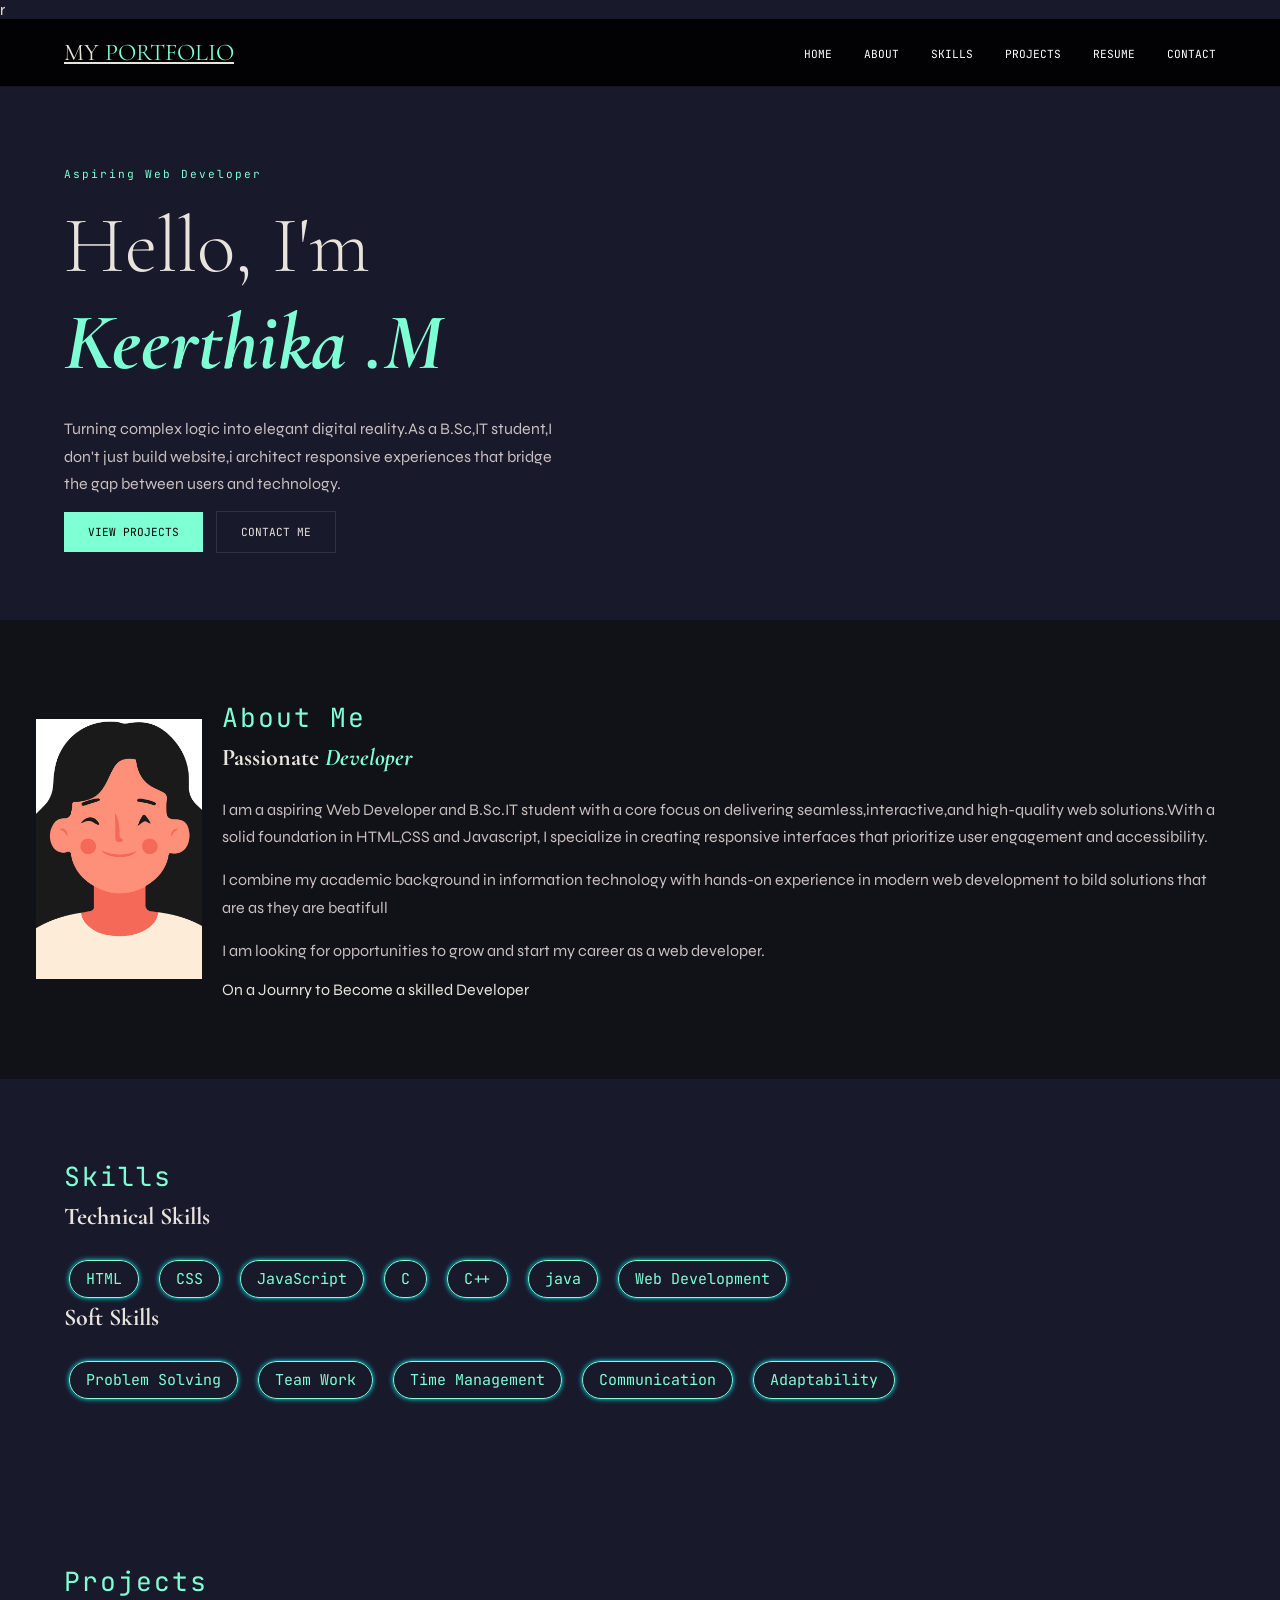
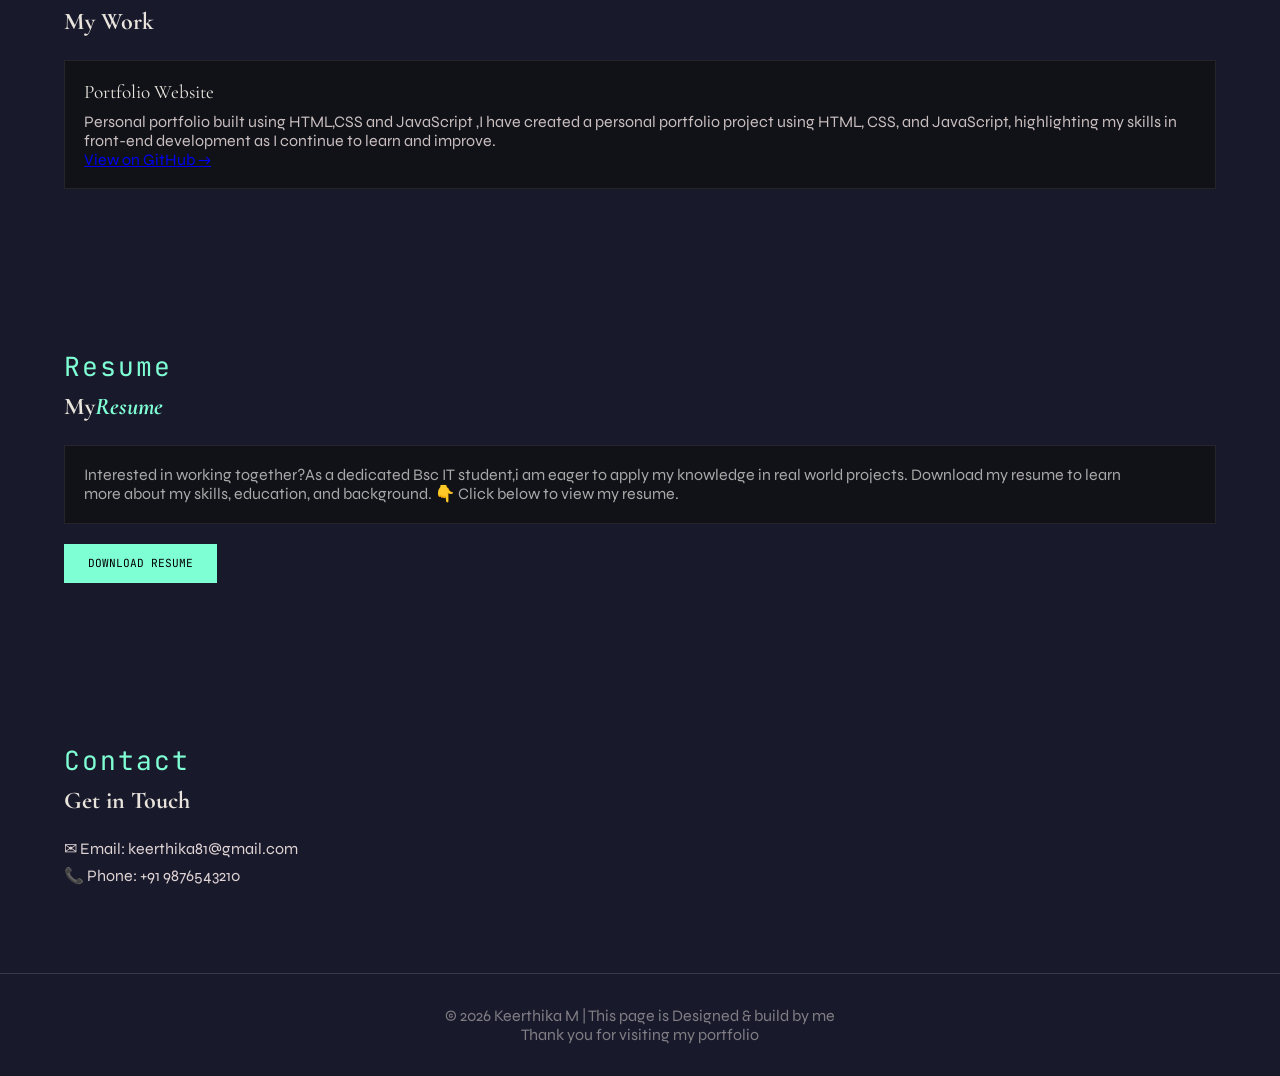
<file: Task-1/index.html>
<!DOCTYPE html>
<html lang="en">
<head>
  <meta charset="UTF-8"/>
  <meta name="viewport" content="width=device-width, initial-scale=1.0"/>
  <title>Keerthika M | Portfolio</title>

  <link href="https://fonts.googleapis.com/css2?family=Cormorant+Garamond:ital,wght@0,300;0,600&family=Syne:wght@400;700&family=JetBrains+Mono:wght@300;400&display=swap" rel="stylesheet"/>
  <link rel="stylesheet" href="style.css"/>
</head>r
<body>


<nav>
  <a class="nav-logo" href="#">MY <span>PORTFOLIO</span> </a>
  <ul class="nav-links">
        <li><a href="#home">home</a></li>
<li><a href="#about">About</a></li>
    <li><a href="#skills">Skills</a></li>
    <li><a href="#projects">Projects</a></li>
        <li><a href="#resume">Resume</a></li>
    <li><a href="#contact">Contact</a></li>
  </ul>
</nav>

<section id="home">
  <div class="hero-content">
    <div class="hero-eyebrow">Aspiring Web Developer</div>

    <h1 class="hero-title">
      Hello, I'm<br>
      <strong>Keerthika .M</strong>
    </h1>

    <p class="hero-sub">
Turning complex logic into elegant digital reality.As a B.Sc,IT student,I don't just build website,i architect responsive experiences that bridge the gap between users and technology.
    

    <div class="hero-actions">
      <a href="#projects" class="btn btn-primary">View Projects</a>
      <a href="#contact" class="btn btn-ghost">Contact Me</a>
    </div>
  </div>
</section>

<section id="about">
  <div class="about-wrap">

    <div class="photo-frame">
  <img src="Untitled design.png" alt="Keerthika"
       style="width:150%; height:100%; object-fit:cover;">
</div>

    <div class="about-text">
      <div class="section-tag">About Me</div>
      <h2 class="section-heading">Passionate <em>Developer</em></h2>

      <p class="about-bio">
         I am a aspiring Web Developer and B.Sc.IT student with a core focus on delivering seamless,interactive,and high-quality web solutions.With a solid foundation in HTML,CSS and Javascript, I specialize in creating responsive interfaces that prioritize user engagement and accessibility. 

      </p>

      <p class="about-bio">
I combine my academic background in information technology with hands-on experience in modern web development to bild solutions that are as they are beatifull       
      </p>

      <p class="about-bio">
        I am looking for opportunities to grow and start my career
        as a web developer.
      </p>

      <div class="about-stats">
        
        <div class="stat">
          <div class="stat-n">On a Journry  to Become a skilled Developer</div>
          
        </div>
      </div>

    </div>
  </div>
</section>

<section id="skills">
  <div class="section-tag">Skills</div>
  <h2 class="section-heading">Technical Skills</h2>

  <div class="skills-container">
    <span class="pill">HTML</span>
    <span class="pill">CSS</span>
    <span class="pill">JavaScript</span>
    <span class="pill">C</span>
        <span class="pill">C++</span>
        <span class="pill">java</span>
                <span class="pill">Web Development</span>

        </div>
  
  
  <h2 class="section-heading">Soft Skills</h2>

  <div class="skills-container">
    <span class="pill">Problem Solving</span>
    <span class="pill">Team Work</span>
    <span class="pill">Time Management</span>
    <span class="pill">Communication</span>
        <span class="pill">Adaptability</span>

  </div>
</section>

<section id="projects">
  <div class="section-tag">Projects</div>
  <h2 class="section-heading">My Work</h2>

  <div class="projects-grid">

  <div class="proj-card">
    <div class="proj-title">Portfolio Website</div>

    <div class="proj-desc">
      Personal portfolio built using HTML,CSS and JavaScript ,I have created a personal portfolio project using HTML, CSS, and JavaScript, highlighting my skills in front-end development as I continue to learn and improve.
    </div>

    <a href="https://github.com/mkeerthika438-eng/Keerthika-" target="_blank" class="proj-link">
      View on GitHub →
    </a>

  </div>

</div>
    </div>

  </div>
</section>

<section id="resume">
  <div class="section-tag">Resume</div>
  <h2 class="section-heading">My<em>Resume</em></h2>
   <p class="resume-card">
    Interested in working together?As a dedicated Bsc IT student,i am eager to apply my knowledge in real world projects. 
    Download my resume to learn<br> 
    more about my skills, education, and background.
    👇 Click below to view my resume.
  </p>
 <div class="resume-actions">
    <a href="Resume (1).pdf" download class="btn btn-primary">
      Download Resume
    </a>
  </div>
</section>
<section id="contact">
  <div class="section-tag">Contact</div>
  <h2 class="section-heading">Get in Touch</h2>

  <p>✉ Email: keerthika81@gmail.com</p> 
  <p>📞 Phone: +91 9876543210</p>
</section>

<footer>
  <p>© 2026  Keerthika M | This  page is  Designed  & build by me<br>
    Thank you for visiting my portfolio
  </p>
</footer>

</body>
</html>
</file>
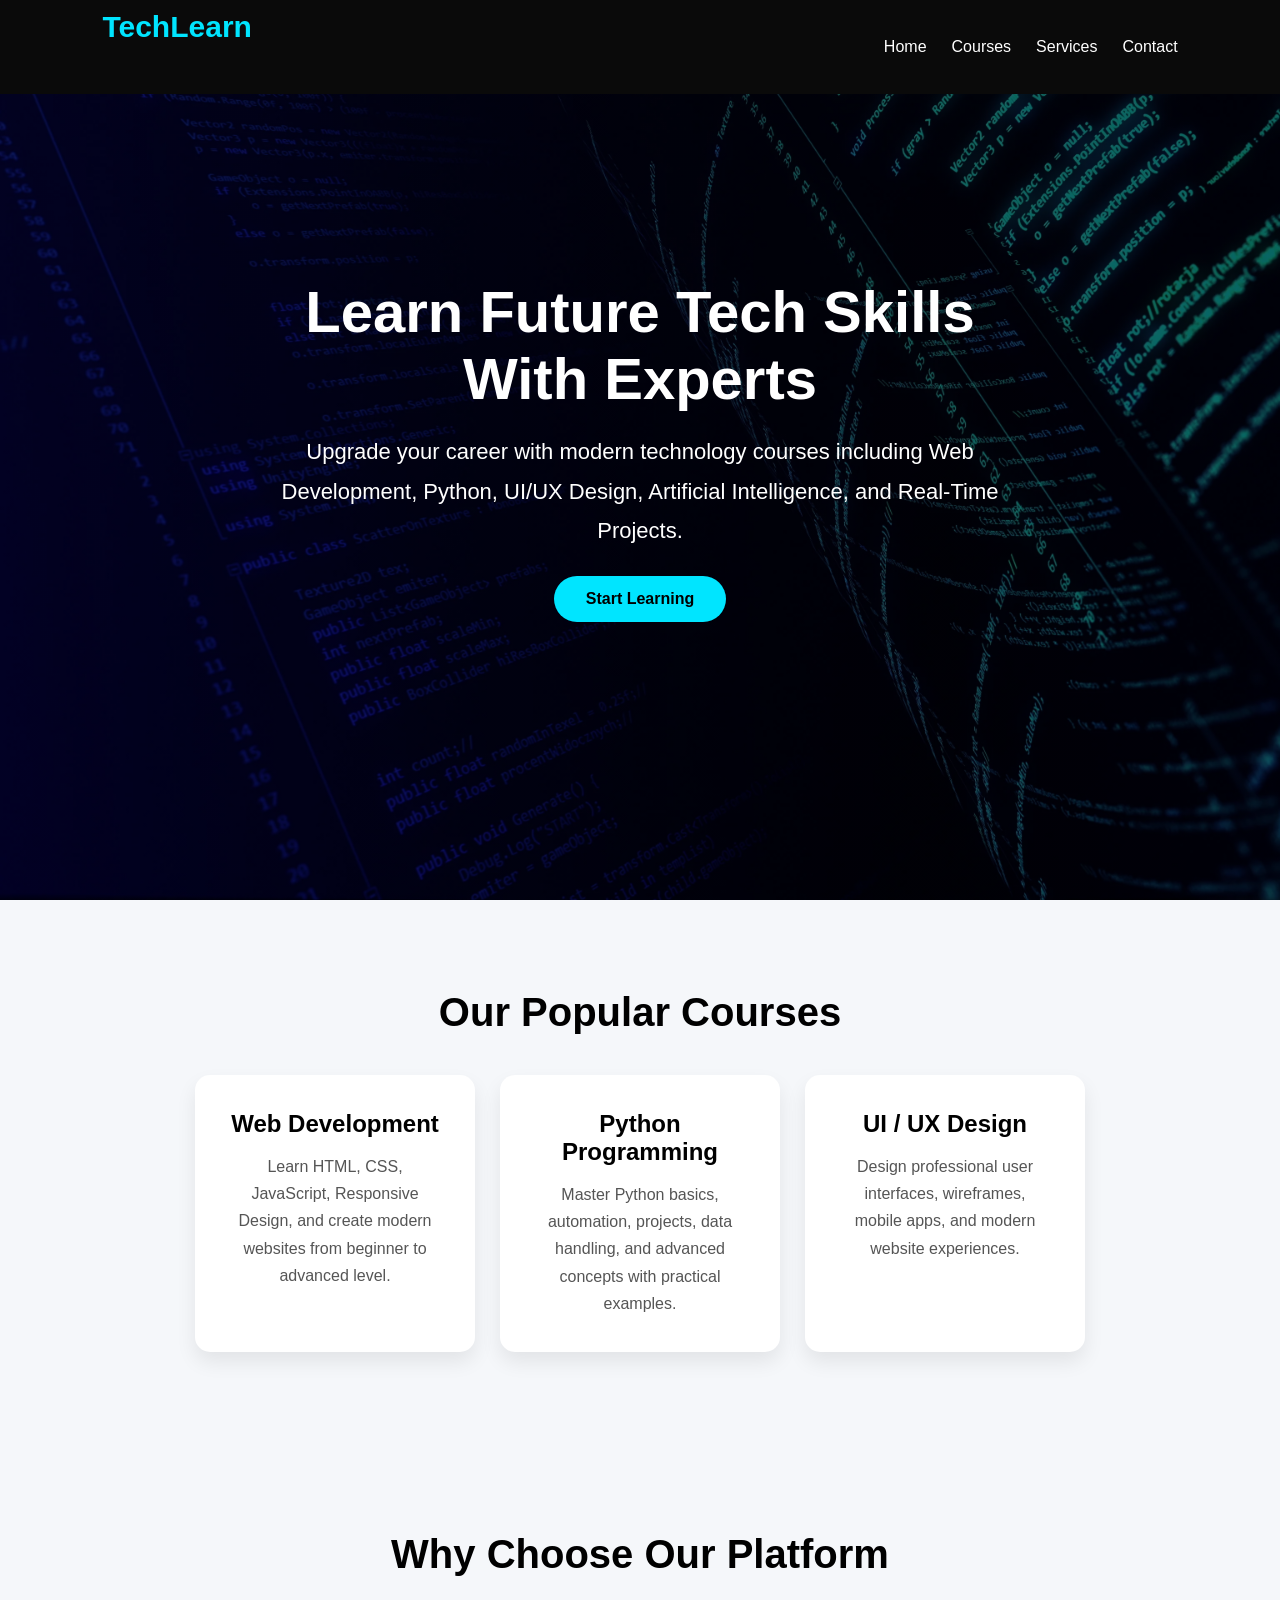
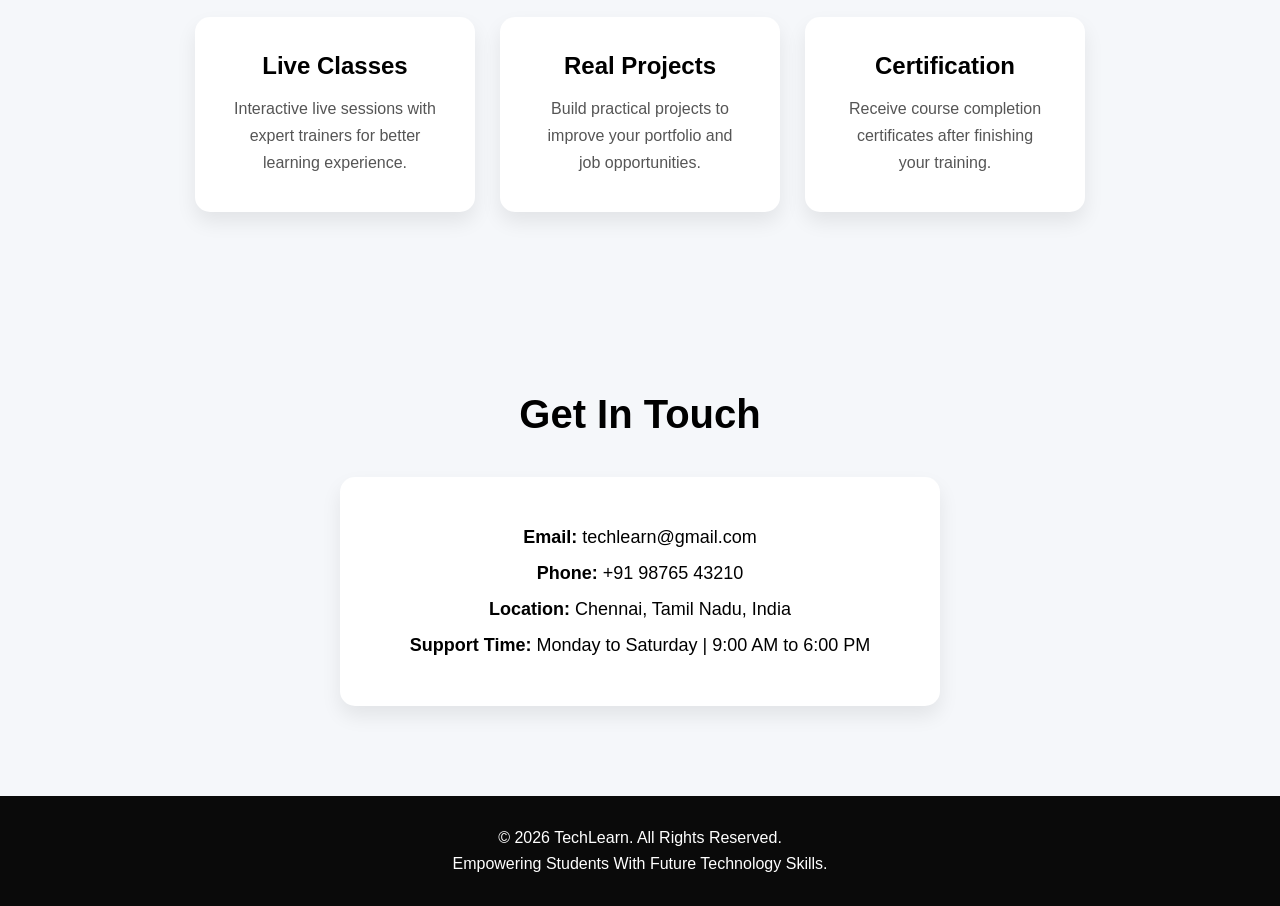
<file: Task-2/index.html>
<!DOCTYPE html>
<html lang="en">
<head>
<meta charset="UTF-8">
<meta name="viewport" content="width=device-width, initial-scale=1.0">
<title>Tech Solutions</title>
<link rel="stylesheet" href="style.css">
</head>
<body>

<header>
    <nav class="navbar">
        <h2 class="logo">TechLearn</h2>
        <ul class="nav-links">
            <li><a href="#home">Home</a></li>
            <li><a href="#courses">Courses</a></li>
            <li><a href="#services">Services</a></li>
            <li><a href="#contact">Contact</a></li>
        </ul>
    </nav>
</header>

<section class="hero" id="home">
    <div class="content">
        <h1>Learn Future Tech Skills With Experts</h1>
        <p>Upgrade your career with modern technology courses including Web Development, Python, UI/UX Design, Artificial Intelligence, and Real-Time Projects.</p>
        <a href="#courses" class="btn">Start Learning</a>
    </div>
</section>

<section class="courses" id="courses">
    <h2>Our Popular Courses</h2>
    <div class="box-container">

        <div class="box">
            <h3>Web Development</h3>
            <p>Learn HTML, CSS, JavaScript, Responsive Design, and create modern websites from beginner to advanced level.</p>
        </div>

        <div class="box">
            <h3>Python Programming</h3>
            <p>Master Python basics, automation, projects, data handling, and advanced concepts with practical examples.</p>
        </div>

        <div class="box">
            <h3>UI / UX Design</h3>
            <p>Design professional user interfaces, wireframes, mobile apps, and modern website experiences.</p>
        </div>

    </div>
</section>

<section class="services" id="services">
    <h2>Why Choose Our Platform</h2>

    <div class="box-container">

        <div class="box">
            <h3>Live Classes</h3>
            <p>Interactive live sessions with expert trainers for better learning experience.</p>
        </div>

        <div class="box">
            <h3>Real Projects</h3>
            <p>Build practical projects to improve your portfolio and job opportunities.</p>
        </div>

        <div class="box">
            <h3>Certification</h3>
            <p>Receive course completion certificates after finishing your training.</p>
        </div>

    </div>
</section>

<section class="contact" id="contact">
    <h2>Get In Touch</h2>

    <div class="contact-box">
        <p><strong>Email:</strong> techlearn@gmail.com</p>
        <p><strong>Phone:</strong> +91 98765 43210</p>
        <p><strong>Location:</strong> Chennai, Tamil Nadu, India</p>
        <p><strong>Support Time:</strong> Monday to Saturday | 9:00 AM to 6:00 PM</p>
    </div>
</section>

<footer>
    <p>© 2026 TechLearn. All Rights Reserved.</p>
    <p>Empowering Students With Future Technology Skills.</p>
</footer>

</body>
</html>
</file>
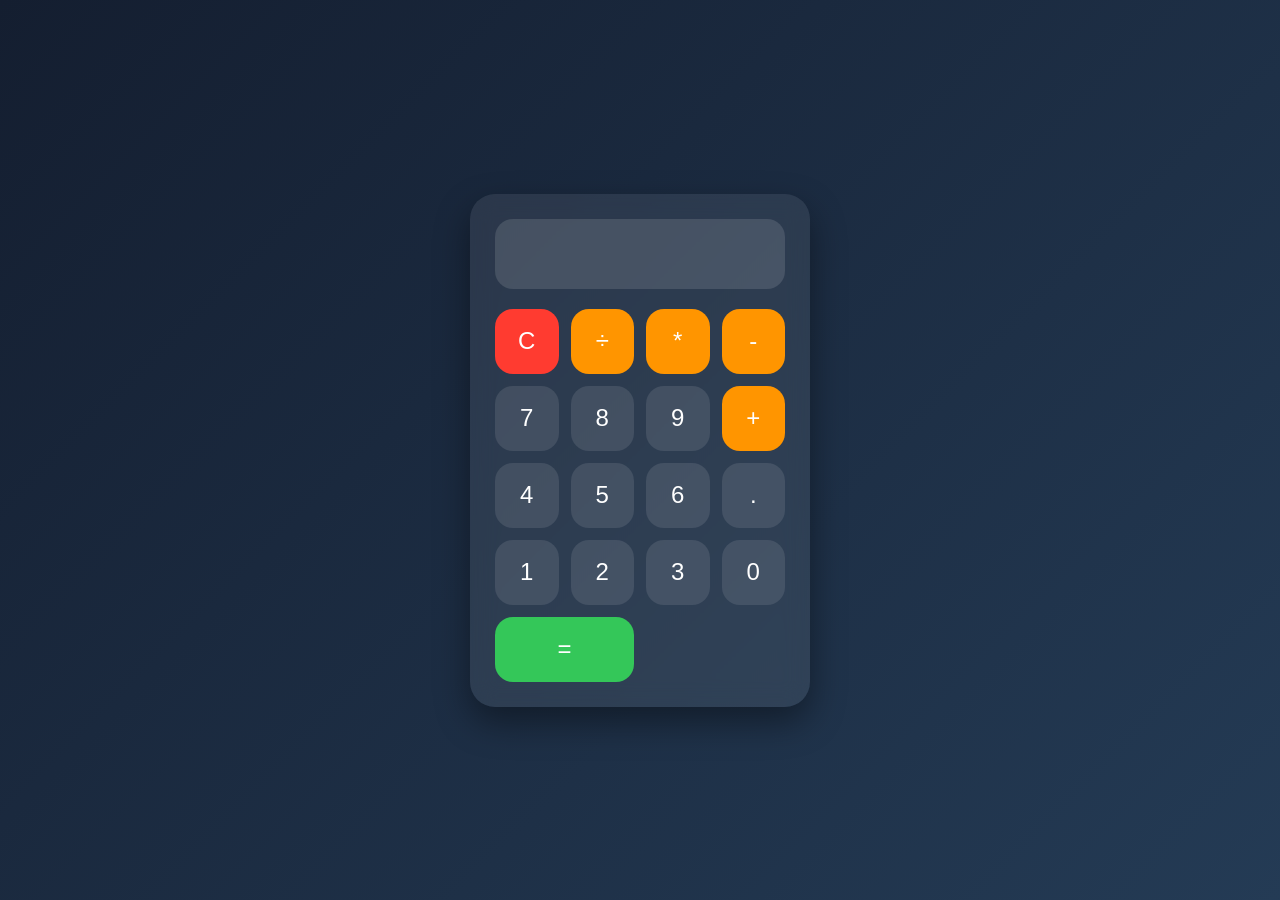
<file: Task-3/index.html>
<!DOCTYPE html>
<html lang="en">
<head>
<meta charset="UTF-8">
<meta name="viewport" content="width=device-width, initial-scale=1.0">
<title>Calculator</title>
<link rel="stylesheet" href="style.css">
</head>
<body>
<div class="calculator">
    <input type="text" id="display" readonly>
<div class="buttons">
        <button class="clear" onclick="clearDisplay()">C</button>
        <button class="operator" onclick="appendValue('/')">÷</button>
        <button class="operator" onclick="appendValue('*')">*</button>
        <button class="operator" onclick="appendValue('-')">-</button>

        <button onclick="appendValue('7')">7</button>
        <button onclick="appendValue('8')">8</button>
        <button onclick="appendValue('9')">9</button>
        <button class="operator" onclick="appendValue('+')">+</button>

        <button onclick="appendValue('4')">4</button>
        <button onclick="appendValue('5')">5</button>
        <button onclick="appendValue('6')">6</button>
        <button onclick="appendValue('.')">.</button>

        <button onclick="appendValue('1')">1</button>
        <button onclick="appendValue('2')">2</button>
        <button onclick="appendValue('3')">3</button>
        <button onclick="appendValue('0')">0</button>

        <button class="equal" onclick="calculate()">=</button>
    </div>
</div>

<script src="script.js"></script>
</body>
</html>
</file>
<file: Task-1/style.css>
*{
    margin:0;
    padding:0;
    box-sizing:
    border-box;}

:root{
  --bg:#19192c;
  --surface:#111118;
  --text:#e8e4dc;
  --muted:rgba(232,228,220,0.5);
  --accent:#7fffd4;
}

body{
  font-family:'Syne',sans-serif;
  background:var(--bg);
  color:var(--text);
}
nav{
  display:flex;
  justify-content:space-between;
  align-items:center;
  padding:1.2rem 5vw;
  background:rgba(0, 0, 0, 0.9);
  border-bottom:1px solid rgba(255,255,255,0.08);
  position:sticky;top:0;
}

.nav-logo{
    color: #e8e4dc;
  font-family:'Cormorant Garamond',serif;
  font-size:1.5rem;
}
.nav-logo span{color:var(--accent);}

.nav-links{
  display:flex;
  gap:2rem;
  list-style:none;
}
.nav-links a{
  font-family:'JetBrains Mono',monospace;
  font-size:0.7rem;
  text-transform:uppercase;
  color:white;
  text-decoration:none;
}
.nav-links a:hover{color:var(--accent);}

#hero{
  min-height:100vh;
  display:flex;
  align-items:center;
  padding:6rem 5vw;
}

.hero-eyebrow{
  font-family:'JetBrains Mono',monospace;
  font-size:0.7rem;
  letter-spacing:2px;
  color:var(--accent);
  margin-bottom:1rem;
}

.hero-title{
  font-family:'Cormorant Garamond',serif;
  font-size:clamp(3rem,7vw,5rem);
  font-weight:300;
}

.hero-title strong{
  font-style:italic;
  color:var(--accent);
}

.hero-sub{
  margin:1.5rem 0;
  max-width:500px;
  color:rgb(201, 191, 191);
  line-height:1.7;
}


.btn{
  padding:0.8rem 1.5rem;
  font-family:'JetBrains Mono',monospace;
  font-size:0.7rem;
  text-transform:uppercase;
  text-decoration:none;
}
.btn-primary{
  background:var(--accent);
  color:#000;
}
.btn-ghost{
  border:1px solid rgba(255,255,255,0.1);
  color:var(--text);
  margin-left:10px;
}


section{padding:5rem 5vw;}

.section-tag{
  font-family:'JetBrains Mono',monospace;
  font-size:1.65rem;
  letter-spacing:2px;
  color:var(--accent);
  margin-bottom:0.5rem;
}

.section-heading{
  font-family:'Cormorant Garamond',serif;
  font: size 1.8rem;
  margin-bottom:1.5rem;
}
.section-heading em{color:var(--accent);}



#about{background:var(--surface);}

.about-wrap{
  display:flex;
  gap:3rem;
  align-items:center;
}

.photo-frame{
  width:220px;height:260px;
  background:#222;
  display:flex;
  align-items:center;
  justify-content:center;
  font-size:3rem;
}

.about-bio{
  margin-bottom:1rem;
  color:rgb(201, 191, 191);
  line-height:1.7;
}

.skills-container {
  display: flex;
  flex-wrap: wrap;
  gap: 10px;
}
.skills-container h2{
 margin-bottom: 20px;
    display:flex;
  flex-wrap:wrap;
  gap: 1px;
}

.skills-container h2{
    font-size: 36px;
    margin-top: 25px;
    margin-bottom:10px;
    left: 60px;
    right: 60px;
}


.pill{
    margin: 5px;
    box-shadow: 0 0 5px #00f7ff;
  font-family:'JetBrains Mono',monospace;
  font-size:15px;
  padding:8px 16px;
  border:1px solid var(--accent);
  color:var(--accent);
  border-radius:25px;
}

.projects-grid{
  display:grid;
  grid-template-columns:repeat(auto-fit,minmax(220px,1fr));
  gap:1rem;
}

.proj-card{
  background:var(--surface);
  padding:1.2rem;
  border:1px solid rgba(255,255,255,0.08);
}

.proj-title{
  font-family:'Cormorant Garamond',serif;
  font-size:1.2rem;
  margin-bottom:0.5rem;
}

.proj-desc{
  color:rgb(201, 191, 191);
  font-size:1.0rem;
}
#resume {
    background: var(--bg);
  
}

.resume-intro p{
    color: rgb(78, 74, 74);
    font-size: 0.95rem;
    line-height: 1.85;
    max-width: 480px;
    margin-bottom: 2.5rem;
    
}

.resume-card{
  color: darkgray;
  font-size: 1.0rem;
  background:var(--surface);
  padding:1.2rem;
  border:1px solid rgba(255,255,255,0.08);

}

.btn-primary {
  margin-top: 20px;
}
.resume-actions {
    display: flex;
    gap: 1.2rem;
}
#contact p{
  color:var(--muted);
  margin-bottom:0.5rem;
  font-style: normal;
  color: rgb(223, 212, 212);
}

footer{
  text-align:center;
  padding:2rem;
  border-top:1px solid rgba(255, 255, 255, 0.137);
  color:var(--muted);
}
@media (max-width: 768px) {
nav {
flex-direction: column;
gap: 1rem;
padding: 1rem;
}

.nav-links {
gap: 1rem;
flex-wrap: wrap;
justify-content: center;
}

#home {
min-height: 70vh;
    }

.hero-title {
 font-size: 2rem;
 }

.about-wrap {
flex-direction: column;
gap: 2rem;
}
.photo-frame {
width: 160px;
height: 200px;
}
.skills-container{
   justify-content: center ;
}
.projects-grid {
grid-template-columns: 1fr;
}
.resume-actions {
flex-direction: column;
 }

.footer-links {
gap: 1rem;
 }
.section {
padding: 3rem 5vw;
}
}
</file>
<file: Task-2/style.css>
*{
    margin:0;
    padding:0;
    box-sizing:border-box;
    font-family:Arial, sans-serif;
}

html{
    scroll-behavior:smooth;
}

body{
    background:#f5f7fa;
}

.navbar{
    display:flex;
    justify-content:space-between;
    align-items:center;
    padding:10px 8%;
    background:#0a0a0a;
    position:fixed;
    width:100%;
    z-index:100;
}

.logo{
    color:#00e5ff;
    font-size:30px;
    font-weight:bold;
}

.nav-links{
    display:flex;
    list-style:none;
}

.nav-links li{
    margin-left:25px;
}

.nav-links a{
    color:white;
    text-decoration:none;
    transition:0.3s;
}
.nav-links a:hover{
    color:#00e5ff;
}

.hero{
    height:100vh;
    background:linear-gradient(rgba(0,0,0,0.6),rgba(0,0,0,0.6)),
url(blue-programming-code-background-abstract-footage-090894338_prevstill.webp);
    background-size:cover;
    background-position:center;
    display:flex;
    justify-content:center;
    align-items:center;
    text-align:center;
    color:white;
    padding:0 20px;
}

.content{
    max-width:800px;
}

.content h1{
    font-size:58px;
    margin-bottom:20px;
}

.content p{
    font-size:22px;
    line-height:1.8;
    margin-bottom:25px;
}

.btn{
    display:inline-block;
    padding:14px 32px;
    background:#00e5ff;
    color:#000;
    text-decoration:none;
    border-radius:30px;
    font-weight:bold;
}

.courses,.services,.contact{
    padding:90px 8%;
    text-align:center;
}

h2{
    font-size:40px;
    margin-bottom:40px;
}

.box-container{
    display:flex;
    justify-content:center;
    gap:25px;
    flex-wrap:wrap;
}

.box{
    background:white;
    padding:35px;
    width:280px;
    border-radius:15px;
    box-shadow:0 10px 20px rgba(0,0,0,0.08);
    transition:0.3s;
}

.box:hover{
    transform:translateY(-10px);
}

.box h3{
    margin-bottom:15px;
    font-size:24px;
}

.box p{
    line-height:1.7;
    color:#555;
}

.contact-box{
    background:white;
    max-width:600px;
    margin:auto;
    padding:35px;
    border-radius:15px;
    box-shadow:0 10px 20px rgba(0,0,0,0.08);
}

.contact-box p{
    margin:15px 0;
    font-size:18px;
}

footer{
    background:#0a0a0a;
    color:white;
    text-align:center;
    padding:25px;
}

footer p{
    margin:8px 0;
}
</file>
<file: Task-3/style.css>
*{
    margin:0;
    padding:0;
    box-sizing:border-box;
    font-family:'Poppins',sans-serif;
}

body{
    height:100vh;
    display:flex;
    justify-content:center;
    align-items:center;
    background:linear-gradient(135deg,#141e30,#243b55);
}

.calculator{
    width:340px;
    padding:25px;
    border-radius:25px;
    background:rgba(255,255,255,0.08);
    backdrop-filter:blur(12px);
    box-shadow:0 15px 35px rgba(0,0,0,0.4);
}

#display{
    width:100%;
    height:70px;
    border:none;
    outline:none;
    border-radius:18px;
    background:rgba(255,255,255,0.12);
    color:#fff;
    font-size:32px;
    text-align:right;
    padding:15px;
    margin-bottom:20px;
}

.buttons{
    display:grid;
    grid-template-columns:repeat(4,1fr);
    gap:12px;
}

button{
    height:65px;
    border:none;
    border-radius:18px;
    font-size:24px;
    color:#fff;
    cursor:pointer;
    background:rgba(255,255,255,0.1);
    transition:0.3s;
}

button:hover{
    transform:translateY(-3px);
    background:rgba(255,255,255,0.2);
}

.operator{
    background:#ff9500;
}

.operator:hover{
    background:#ffad33;
}

.clear{
    background:#ff3b30;
}

.clear:hover{
    background:#ff5e57;
}

.equal{
    background:#34c759;
    grid-column:span 2;
}

.equal:hover{
    background:#4cd964;
}
</file>
